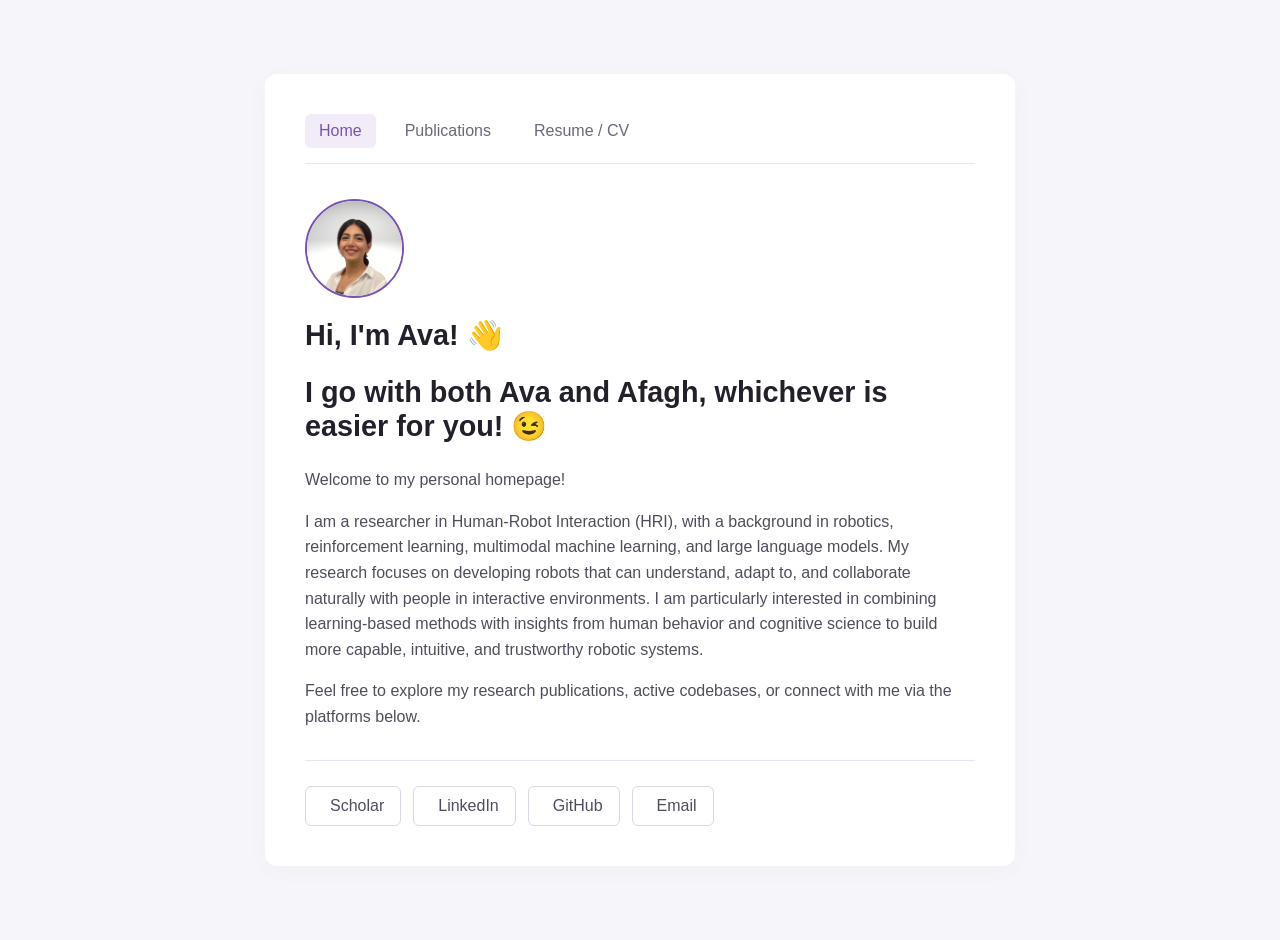
<file: index.html>
<!DOCTYPE html>
<html lang="en">
<head>
    <meta charset="UTF-8">
    <meta name="viewport" content="width=device-width, initial-scale=1.0">
    <title>Your Name - Home</title>
    <link rel="stylesheet" href="style.css">
    <!-- Font Awesome for modern social icons -->
    <link rel="stylesheet" href="https://cloudflare.com">
</head>
<body>

    <main class="profile-container">
        <!-- Top Navigation -->
        <nav class="navbar">
            <a href="index.html" class="active">Home</a>
            <a href="publications.html">Publications</a>
            <a href="resume.html">Resume / CV</a>
        </nav>

        <!-- Profile Photo (Small, circular, top-left aligned) -->
        <img src="assets/headshot.png" alt="Your Name Profile Photo" class="profile-photo">
        
        <!-- About Me Section -->
        <section class="about-me">
            <h1>Hi, I'm Ava! 👋</h1>
            <h1>I go with both Ava and Afagh, whichever is easier for you! &#x1F609</h1>
            <p>Welcome to my personal homepage!</p>
            <p>I am a researcher in Human-Robot Interaction (HRI), with a background in robotics, reinforcement learning, multimodal machine learning, and large language models. My research focuses on developing robots that can understand, adapt to, and collaborate naturally with people in interactive environments. I am particularly interested in combining learning-based methods with insights from human behavior and cognitive science to build more capable, intuitive, and trustworthy robotic systems.</p>

            <p>Feel free to explore my research publications, active codebases, or connect with me via the platforms below.</p>
        </section>

        <!-- Social & Academic Links -->
        <footer class="profile-links">
            <a href="https://scholar.google.com/citations?user=HGGc_hkAAAAJ&hl=en" target="_blank" rel="noopener" aria-label="Google Scholar">
                <i class="fa-solid fa-graduation-cap"></i> Scholar
            </a>
            <a href="https://www.linkedin.com/in/ava-mehri-18271520a/" target="_blank" rel="noopener" aria-label="LinkedIn">
                <i class="fa-brands fa-linkedin"></i> LinkedIn
            </a>
            <a href="https://github.com/Ava-Mehri" target="_blank" rel="noopener" aria-label="GitHub">
                <i class="fa-brands fa-github"></i> GitHub
            </a>
            <a href="mailto:amehri2@uic.edu.com" aria-label="Email">
                <i class="fa-solid fa-envelope"></i> Email
            </a>
        </footer>
    </main>

</body>
</html>
</file>
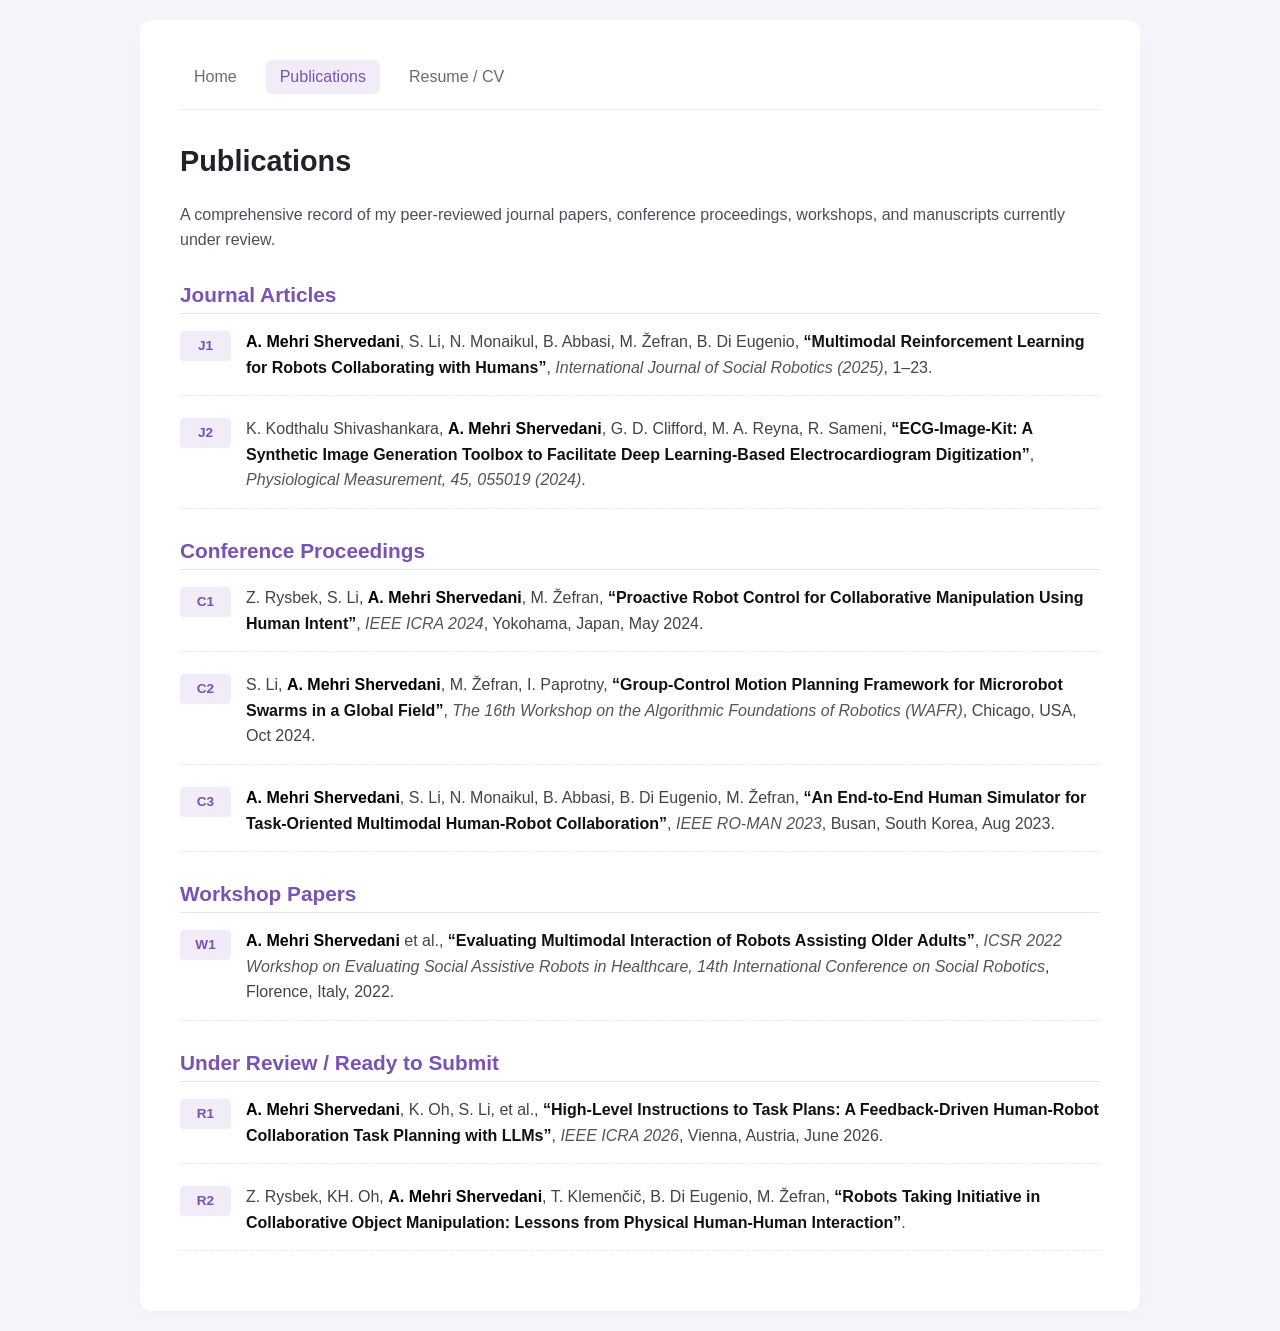
<file: publications.html>
<!DOCTYPE html>
<html lang="en">
<head>
    <meta charset="UTF-8">
    <meta name="viewport" content="width=device-width, initial-scale=1.0">
    <title>Publications - A. Mehri Shervedani</title>
    <link rel="stylesheet" href="style.css">
    <link rel="stylesheet" href="https://cloudflare.com">
</head>
<body>

    <main class="profile-container publications-page-container">
        <nav class="navbar">
            <a href="index.html">Home</a>
            <a href="publications.html" class="active">Publications</a>
            <a href="resume.html">Resume / CV</a>
        </nav>

        <section class="about-me">
            <h1>Publications</h1>
            <p>A comprehensive record of my peer-reviewed journal papers, conference proceedings, workshops, and manuscripts currently under review.</p>
        </section>

        <!-- JOURNALS SECTION -->
        <h2 class="category-heading"><i class="fa-solid fa-book-open"></i> Journal Articles</h2>
        <ul class="pub-list">
            <li class="pub-item">
                <span class="pub-label">J1</span>
                <span class="pub-text">
                    <span class="my-name">A. Mehri Shervedani</span>, S. Li, N. Monaikul, B. Abbasi, M. Žefran, B. Di Eugenio, 
                    <span class="pub-title">“Multimodal Reinforcement Learning for Robots Collaborating with Humans”</span>, 
                    <span class="pub-venue">International Journal of Social Robotics (2025)</span>, 1–23.
                </span>
            </li>
            <li class="pub-item">
                <span class="pub-label">J2</span>
                <span class="pub-text">
                    K. Kodthalu Shivashankara, <span class="my-name">A. Mehri Shervedani</span>, G. D. Clifford, M. A. Reyna, R. Sameni, 
                    <span class="pub-title">“ECG-Image-Kit: A Synthetic Image Generation Toolbox to Facilitate Deep Learning-Based Electrocardiogram Digitization”</span>, 
                    <span class="pub-venue">Physiological Measurement, 45, 055019 (2024)</span>.
                </span>
            </li>
        </ul>

        <!-- CONFERENCES SECTION -->
        <h2 class="category-heading"><i class="fa-solid fa-users-rectangle"></i> Conference Proceedings</h2>
        <ul class="pub-list">
            <li class="pub-item">
                <span class="pub-label">C1</span>
                <span class="pub-text">
                    Z. Rysbek, S. Li, <span class="my-name">A. Mehri Shervedani</span>, M. Žefran, 
                    <span class="pub-title">“Proactive Robot Control for Collaborative Manipulation Using Human Intent”</span>, 
                    <span class="pub-venue">IEEE ICRA 2024</span>, Yokohama, Japan, May 2024.
                </span>
            </li>
            <li class="pub-item">
                <span class="pub-label">C2</span>
                <span class="pub-text">
                    S. Li, <span class="my-name">A. Mehri Shervedani</span>, M. Žefran, I. Paprotny, 
                    <span class="pub-title">“Group-Control Motion Planning Framework for Microrobot Swarms in a Global Field”</span>, 
                    <span class="pub-venue">The 16th Workshop on the Algorithmic Foundations of Robotics (WAFR)</span>, Chicago, USA, Oct 2024.
                </span>
            </li>
            <li class="pub-item">
                <span class="pub-label">C3</span>
                <span class="pub-text">
                    <span class="my-name">A. Mehri Shervedani</span>, S. Li, N. Monaikul, B. Abbasi, B. Di Eugenio, M. Žefran, 
                    <span class="pub-title">“An End-to-End Human Simulator for Task-Oriented Multimodal Human-Robot Collaboration”</span>, 
                    <span class="pub-venue">IEEE RO-MAN 2023</span>, Busan, South Korea, Aug 2023.
                </span>
            </li>
        </ul>

        <!-- WORKSHOPS SECTION -->
        <h2 class="category-heading"><i class="fa-solid fa-chalkboard-user"></i> Workshop Papers</h2>
        <ul class="pub-list">
            <li class="pub-item">
                <span class="pub-label">W1</span>
                <span class="pub-text">
                    <span class="my-name">A. Mehri Shervedani</span> et al., 
                    <span class="pub-title">“Evaluating Multimodal Interaction of Robots Assisting Older Adults”</span>, 
                    <span class="pub-venue">ICSR 2022 Workshop on Evaluating Social Assistive Robots in Healthcare, 14th International Conference on Social Robotics</span>, Florence, Italy, 2022.
                </span>
            </li>
        </ul>

        <!-- WORKING PAPERS SECTION -->
        <h2 class="category-heading"><i class="fa-solid fa-hourglass-half"></i> Under Review / Ready to Submit</h2>
        <ul class="pub-list">
            <li class="pub-item">
                <span class="pub-label">R1</span>
                <span class="pub-text">
                    <span class="my-name">A. Mehri Shervedani</span>, K. Oh, S. Li, et al., 
                    <span class="pub-title">“High-Level Instructions to Task Plans: A Feedback-Driven Human-Robot Collaboration Task Planning with LLMs”</span>, 
                    <span class="pub-venue">IEEE ICRA 2026</span>, Vienna, Austria, June 2026.
                </span>
            </li>
            <li class="pub-item">
                <span class="pub-label">R2</span>
                <span class="pub-text">
                    Z. Rysbek, KH. Oh, <span class="my-name">A. Mehri Shervedani</span>, T. Klemenčič, B. Di Eugenio, M. Žefran, 
                    <span class="pub-title">“Robots Taking Initiative in Collaborative Object Manipulation: Lessons from Physical Human-Human Interaction”</span>.
                </span>
            </li>
        </ul>
    </main>

</body>
</html>
</file>
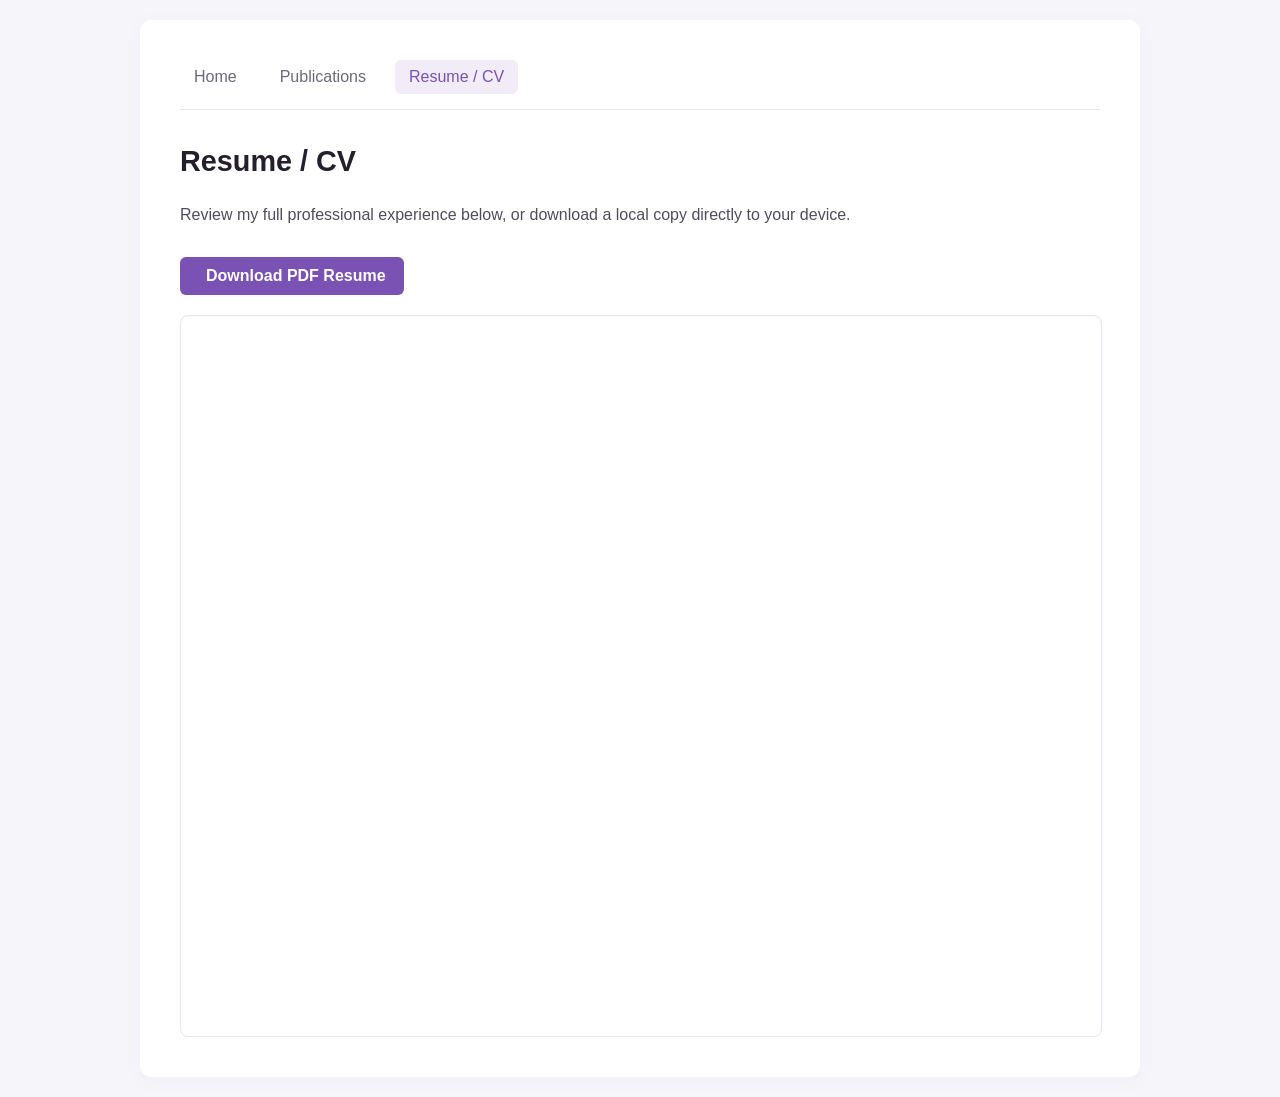
<file: resume.html>
<!DOCTYPE html>
<html lang="en">
<head>
    <meta charset="UTF-8">
    <meta name="viewport" content="width=device-width, initial-scale=1.0">
    <title>Resume - A. Mehri Shervedani</title>
    <link rel="stylesheet" href="style.css">
    <link rel="stylesheet" href="https://cloudflare.com">
</head>
<body>

    <main class="profile-container resume-page-container">
        <nav class="navbar">
            <a href="index.html">Home</a>
            <a href="publications.html">Publications</a>
            <a href="resume.html" class="active">Resume / CV</a>
        </nav>

        <section class="about-me">
            <h1>Resume / CV</h1>
            <p>Review my full professional experience below, or download a local copy directly to your device.</p>
        </section>
        
        <div class="resume-actions">
            <a href="assets/Afagh_CV_R.pdf" download class="btn-download">
                <i class="fa-solid fa-file-arrow-down"></i> Download PDF Resume
            </a>
        </div>

        <iframe src="assets/Afagh_CV_R.pdf" class="resume-viewer" type="application/pdf">
            <p>Your web browser does not support embedded PDFs. Please use the button link above to download and open my file.</p>
        </iframe>
    </main>

</body>
</html>
</file>
<file: style.css>
/* ==========================================================================
   1. Base Page Setup & Global Variables (Lavender/Violet Palette)
   ========================================================================== */
body {
    font-family: -apple-system, BlinkMacSystemFont, "Segoe UI", Roboto, sans-serif;
    background-color: #f6f5f9;    /* Soft lavender tinted white */
    color: #3d3a45;              /* Deep muted violet body text */
    display: flex;
    justify-content: center;
    align-items: center;
    min-height: 100vh;
    margin: 0;
    padding: 20px;
}

/* Card Container Base */
.profile-container {
    background: #ffffff;
    max-width: 750px;
    width: 100%;
    padding: 40px;
    border-radius: 12px;
    box-shadow: 0 4px 20px rgba(106, 90, 205, 0.04);
    box-sizing: border-box;
}

/* Adaptive Page Width Modifiers */
.profile-container.resume-page-container,
.profile-container.publications-page-container {
    max-width: 1000px;
}

/* ==========================================================================
   2. Shared Navigation Bar
   ========================================================================== */
.navbar {
    display: flex;
    justify-content: flex-start;
    gap: 15px;
    margin-bottom: 35px;
    border-bottom: 1px solid #e8e5f0;
    padding-bottom: 15px;
}

.navbar a {
    text-decoration: none;
    color: #6c677a;
    font-weight: 500;
    padding: 8px 14px;
    border-radius: 6px;
    transition: all 0.2s ease-in-out;
}

.navbar a:hover, .navbar a.active {
    background-color: #f1ecf7;  /* Soft lavender tint */
    color: #7952b3;             /* Core Violet accent */
}

/* ==========================================================================
   3. Homepage / Profile Module
   ========================================================================== */
.profile-photo {
    width: 95px;
    height: 95px;
    border-radius: 50%;
    object-fit: cover;
    display: block;
    margin: 0 auto 20px 0;
    border: 2px solid #7952b3;   /* Violet border accent */
    background-color: #eee;
}

.about-me {
    text-align: left;
    margin-bottom: 30px;
}

.about-me h1 {
    margin-top: 0;
    font-size: 1.8rem;
    color: #231f2b;             /* Crisp rich header text */
}

.about-me p {
    line-height: 1.6;
    color: #514c5c;
}

/* Social & Academic Footer Link Row */
.profile-links {
    display: flex;
    flex-wrap: wrap;
    gap: 12px;
    border-top: 1px solid #e8e5f0;
    padding-top: 25px;
}

.profile-links a {
    display: inline-flex;
    align-items: center;
    gap: 8px;
    text-decoration: none;
    color: #514c5c;
    font-weight: 500;
    padding: 10px 16px;
    border: 1px solid #dcd7e8;
    border-radius: 6px;
    transition: all 0.2s ease-in-out;
}

.profile-links a:hover {
    background-color: #faf9fc;
    border-color: #beadd6;
    transform: translateY(-2px);
    color: #7952b3;             /* Shifts text to bold violet */
}

/* ==========================================================================
   4. Publications Specific Module
   ========================================================================== */
.category-heading {
    font-size: 1.3rem;
    color: #7952b3;             /* Uniform violet headers */
    margin-top: 30px;
    margin-bottom: 15px;
    border-bottom: 1px solid #e8e5f0;
    padding-bottom: 6px;
    font-weight: 600;
}

.pub-list {
    list-style: none;
    padding: 0;
    margin: 0;
}

.pub-item {
    display: flex;
    align-items: flex-start;
    gap: 15px;
    margin-bottom: 20px;
    padding-bottom: 15px;
    border-bottom: 1px dashed #e8e5f0;
    line-height: 1.6;
}

.pub-label {
    background-color: #f1ecf7;  /* Light lavender block */
    color: #7952b3;             /* Violet bold label */
    font-weight: 700;
    font-size: 0.85rem;
    padding: 4px 8px;
    border-radius: 4px;
    min-width: 35px;
    text-align: center;
    flex-shrink: 0;
    margin-top: 2px;
}

.pub-text {
    color: #444;
    font-size: 1rem;
}

.pub-title {
    font-weight: 600;
    color: #111;
}

.my-name {
    font-weight: 700;
    color: #000;
}

.pub-venue {
    font-style: italic;
    color: #555;
}

/* ==========================================================================
   5. Resume Specific Module
   ========================================================================== */
.resume-actions {
    margin-bottom: 20px;
}

.resume-viewer {
    width: 100%;
    height: 80vh;
    min-height: 700px;
    border: 1px solid #e8e5f0;
    border-radius: 8px;
    box-shadow: inset 0 1px 3px rgba(0,0,0,0.03);
    display: block;
}

.btn-download {
    display: inline-flex; 
    align-items: center;
    gap: 8px;
    text-decoration: none; 
    color: #ffffff; 
    background-color: #7952b3; /* Explicitly violet download button background */
    font-weight: 600;
    padding: 10px 18px;
    border-radius: 6px;
    transition: background-color 0.2s ease-in-out;
}

.btn-download:hover {
    background-color: #5f3e90; /* Deeper matching violet shade */
}

/* ==========================================================================
   6. Custom Micro-Animations & Responsive Queries
   ========================================================================== */
.blink-emoji {
    animation: blinker 1.5s linear infinite;
    display: inline-block;
}

@keyframes blinker {
    50% { opacity: 0; }
}

@media (max-width: 600px) {
    .profile-container {
        padding: 25px;
    }
    .navbar {
        justify-content: center;
        gap: 5px;
    }
    .navbar a {
        padding: 6px 10px;
        font-size: 0.9rem;
    }
    .resume-viewer {
        display: none !important;
    }
    .resume-actions {
        text-align: center;
        margin-top: 30px;
        margin-bottom: 30px;
    }
    .btn-download {
        width: 100%;
        justify-content: center;
        box-sizing: border-box;
    }
}
</file>
